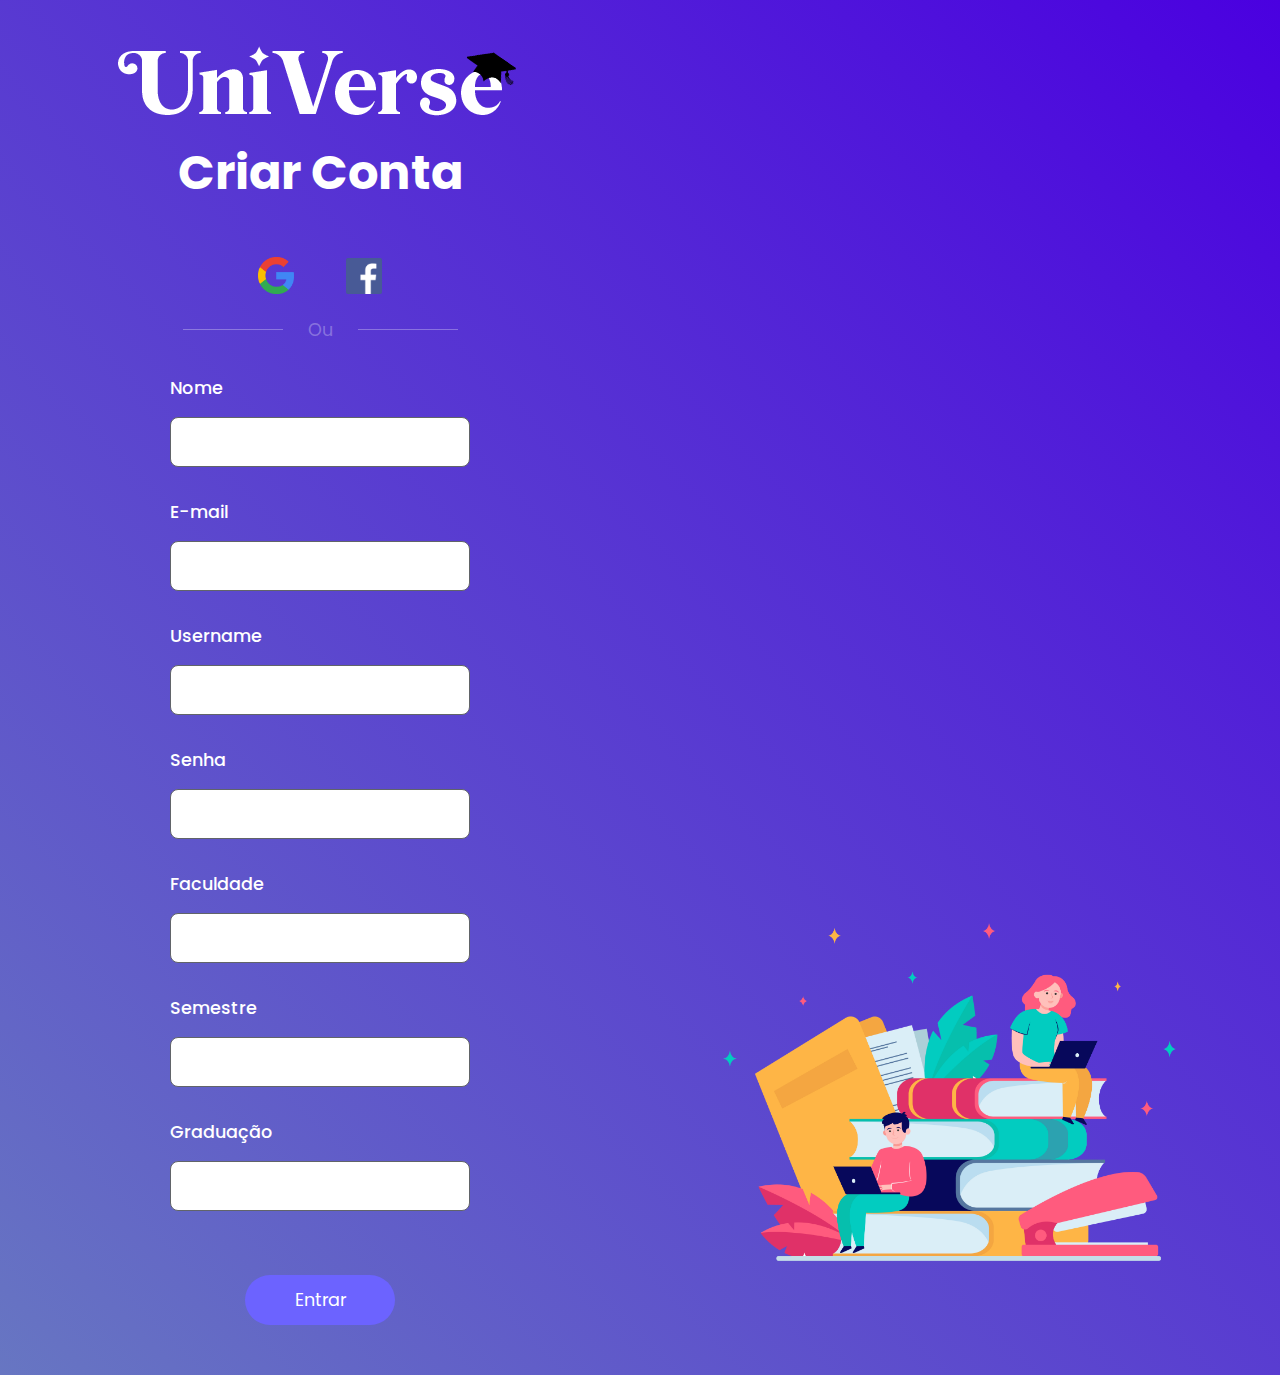
<file: cadastro/index.html>
<!DOCTYPE html>
<html lang="pt-br">
<head>
    <meta charset="UTF-8">
    <meta http-equiv="X-UA-Compatible" content="IE=edge">
    <meta name="viewport" content="width=device-width, initial-scale=1.0">
    <title>Cadastrar</title>
    <link rel="stylesheet" href="style.css">
</head>
<body>
    <main>
        <img src="img-rs/logo.png" alt="">
        <h1>Criar Conta</h1>
        <div class="social-media">
            <a href="#">
                <img src="img-rs/google.png" alt="Google">
            </a>
            <a href="#">
                <img src="img-rs/facebook.png" alt="Facebook">
            </a>
    
        </div>

        <div class="alternative">
            <span>Ou</span>
        </div>

        <form action="">
            <label for="name">
                <span>Nome</span>
                <input type="text" id="name" name="name" required>
            </label>

            <label for="email">
                <span>E-mail</span>
                <input type="email" id="email" name="email" required>
            </label>

            <label for="username">
                <span>Username</span>
                <input type="text" id="username" name="username" required>
            </label>

            <label for="password">
                <span>Senha</span>
                <input type="password" id="password" name="password" required>
            </label>

            <label for="faculdade"> 
                <span>Faculdade</span>
                <input type="text" id="faculdade" name="faculdade" required>
            </label>

            <label for="semestre">
                <span>Semestre</span>
                <input type="number" id="semestre" name="semestre" required>
            </label>

            <label for="curso">
                <span>Graduação</span>
                <input type="text" id="curso" name="curso" required>
            </label>

            <input type="submit" value="Entrar" id="button">
        </form>
    </main>
    <section class="images">
        <img src="img-rs/5834.png" alt="Mobile">

    </section>
</body>
</html>
</file>
<file: cadastro/style.css>
@import url('https://fonts.googleapis.com/css2?family=Poppins:wght@100;200;300;400;500;600&display=swap');

* {
    margin: 0;
    padding: 0;
    border: 0;
    box-sizing: border-box;
    font-family: "Poppins", sans-serif;
}

body {
    margin-top: 30px;
    margin-bottom: 50px;
    background: linear-gradient(45deg, #6776c2, #4a00e0);
    color: white;
    font-weight: 500;
    display: flex;
    min-height: 100vh;
    min-width: 100vw;
}

main {
    width: 50vw;
    display: flex;
    flex-direction: column;
    align-items: center;
    justify-content: center;
}

main h1 {
    color: #ffffff;
    font-size: 3rem;
    margin-bottom: 3rem;
    text-align: center;
}

main.social-media {
    display: flex;
    align-content: center;
}

main .social-media a {
    text-decoration: none;
}

main .social-media img {
    width: 36px;
    margin-left: 3rem;
}

main .social-media a:first-child img {
    margin-left: 0;
}

main .alternative {
    margin-top: 1rem;
}

main .alternative span {
    font-size: 1.1rem;
    font-weight: 400;
    color: rgba(255, 255, 255, 0.3);
    position: relative;
}

main .alternative span::before, main .alternative span::after {
    position: absolute;
    content: '';
    height: 1px;
    width: 100px;
    bottom: 50%;
    right: 50px;
    background: rgba(255, 255, 255, 0.3);
}

main .alternative span::after {
    left: 50px;
}

main form {
    display: flex;
    flex-direction: column;
    align-items: center;
}

main form label {
    display: flex;
    flex-direction: column;
}

main form label span {
    font-size: 1.1rem;
    margin-top: 2rem;
}

main form input {
    background: #ffffff;
    width: 300px;
    height: 50px;
    padding: 0 0.5rem;
    margin-top: 1rem;
    outline: none;
    color: rgba(166, 166, 166);
    font-size: 1rem;
    border: 1px solid #616469;
    border-radius: 8px;
}

main form input[type="submit"] {
    cursor: pointer;
    width: 50%;
    margin-top: 4rem;
    border: none;
    border-radius: 32px;
    background: #6C63FF;
    color: white;
    font-size: 1.1rem;
    transition: all .3s ease-in-out;
}

main form input[type="submit"]:hover {
    background: #5952d4;
}

section.images {
    width: 50vw;
    display: flex;
    align-items: flex-end;
    justify-content: flex-end;
    padding: 4rem;
}

section.images img {
    width: 100%;
}

@media only screen and (min-width: 900px) and (max-width: 1200px) {
    section.images img {
        width: 110%;
    }

}

@media only screen and (max-width: 900px) {
    section.images {
        display: none;
        visibility: hidden;
    }

    main {
        width: 100vw;
    }
}

@media only screen and (max-width: 450px) {
    main h1 {
        font-size: 2rem;
    }

    main .alternative span {
        font-size: 0.8rem;
    }

    main form label span, main form input[type="submit"] {
        font-size: 1rem;
    }
}
</file>
